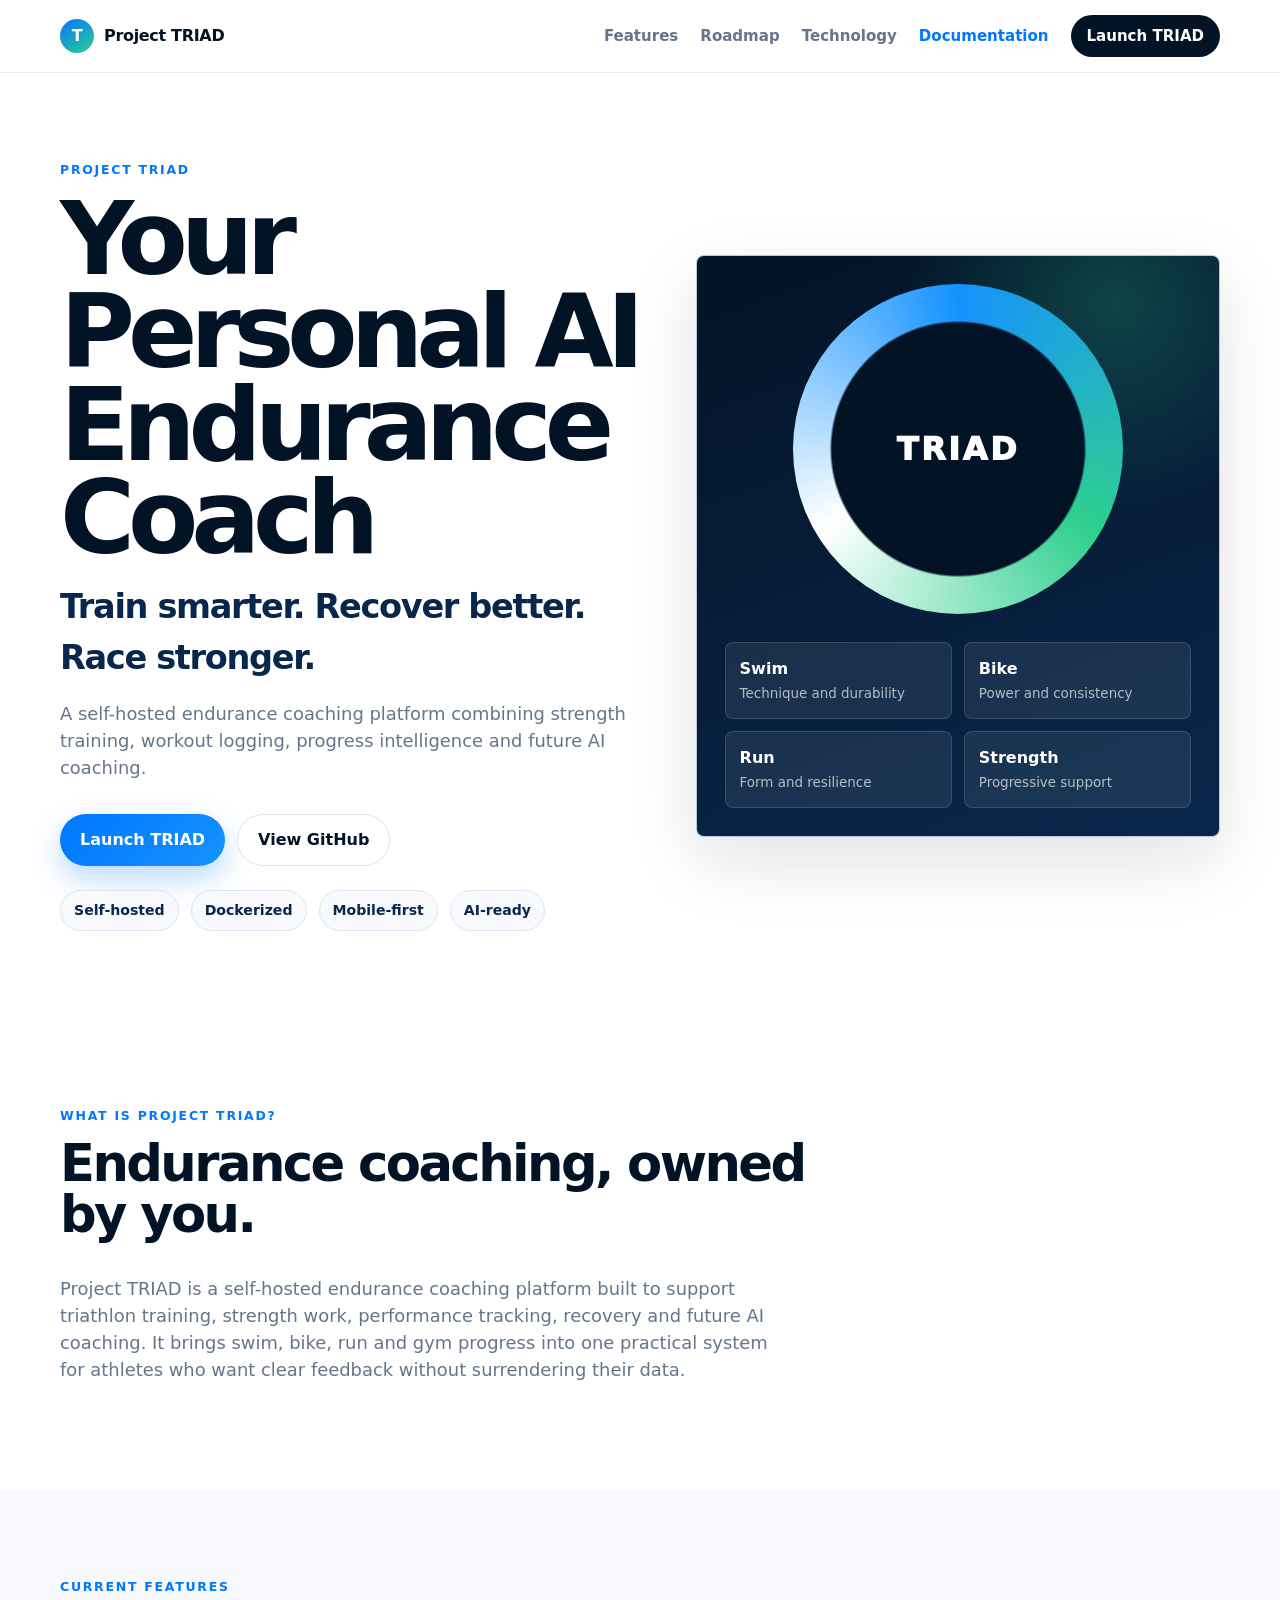
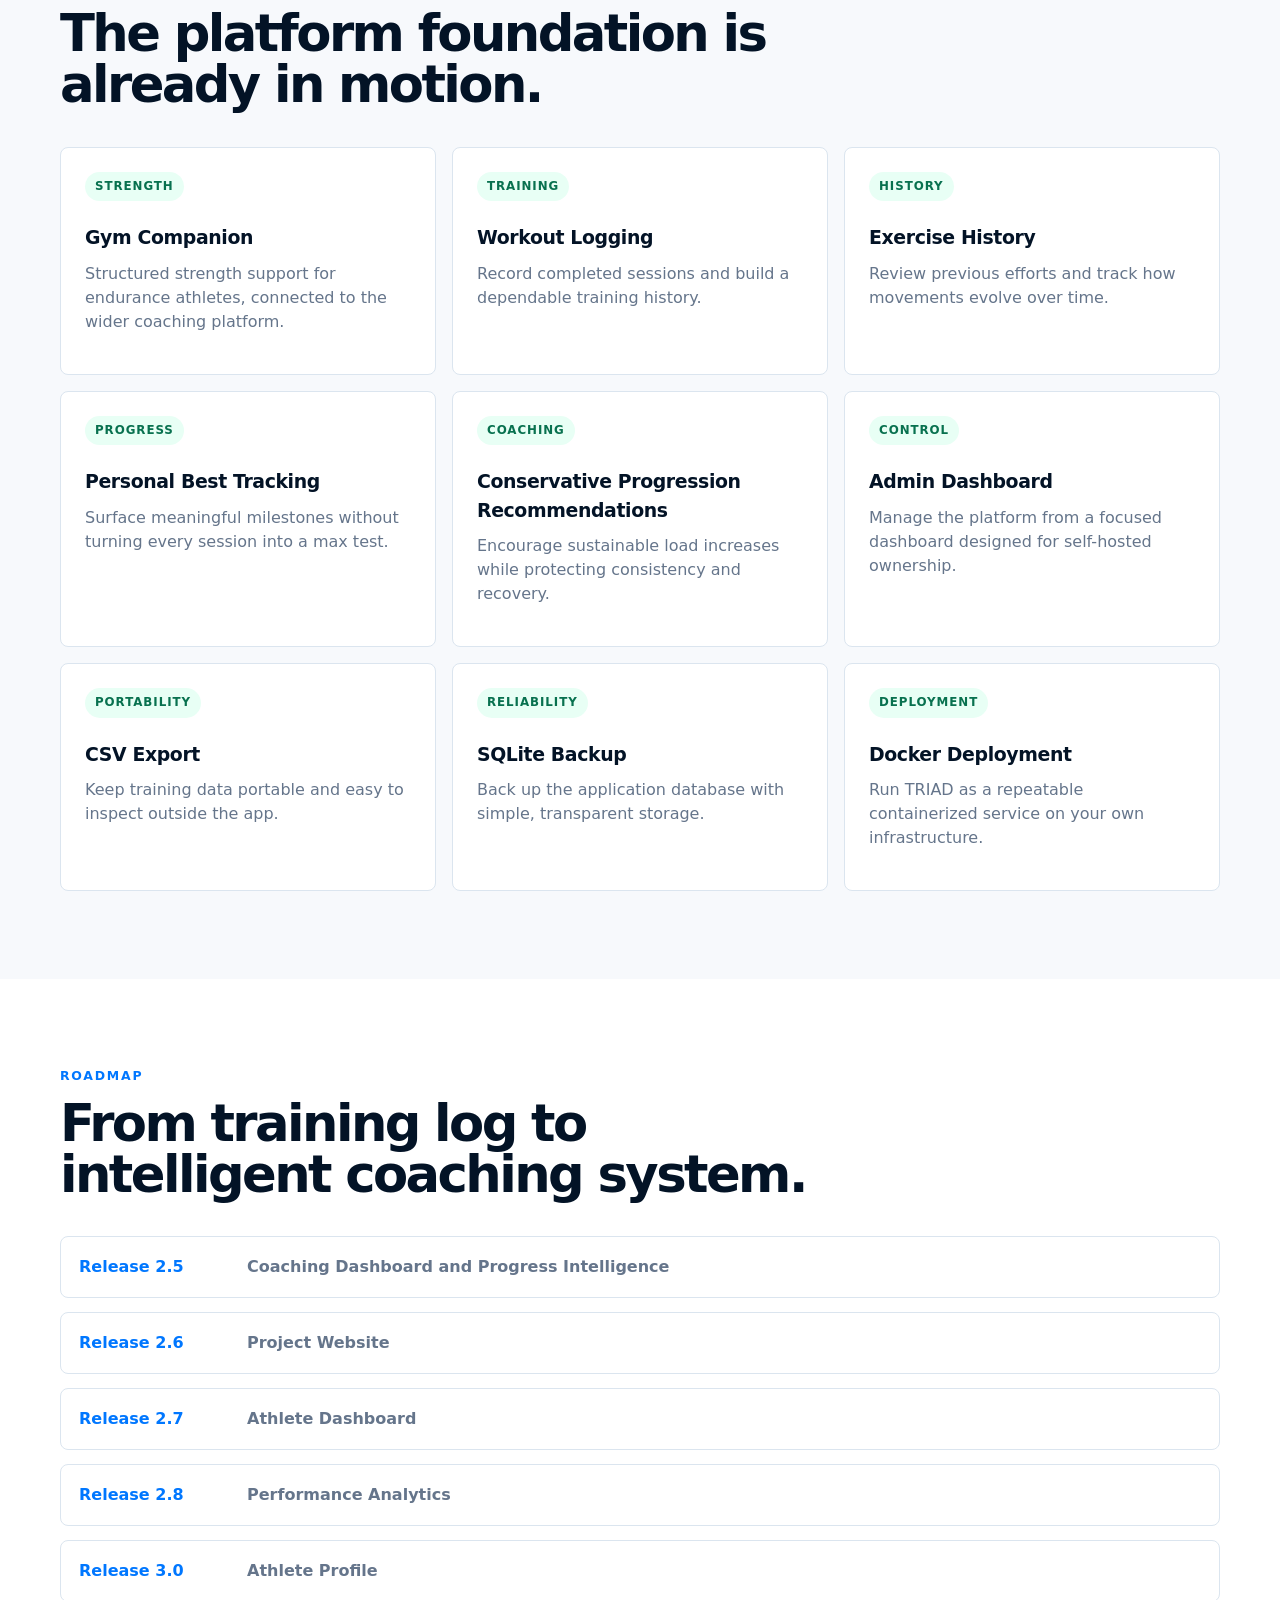
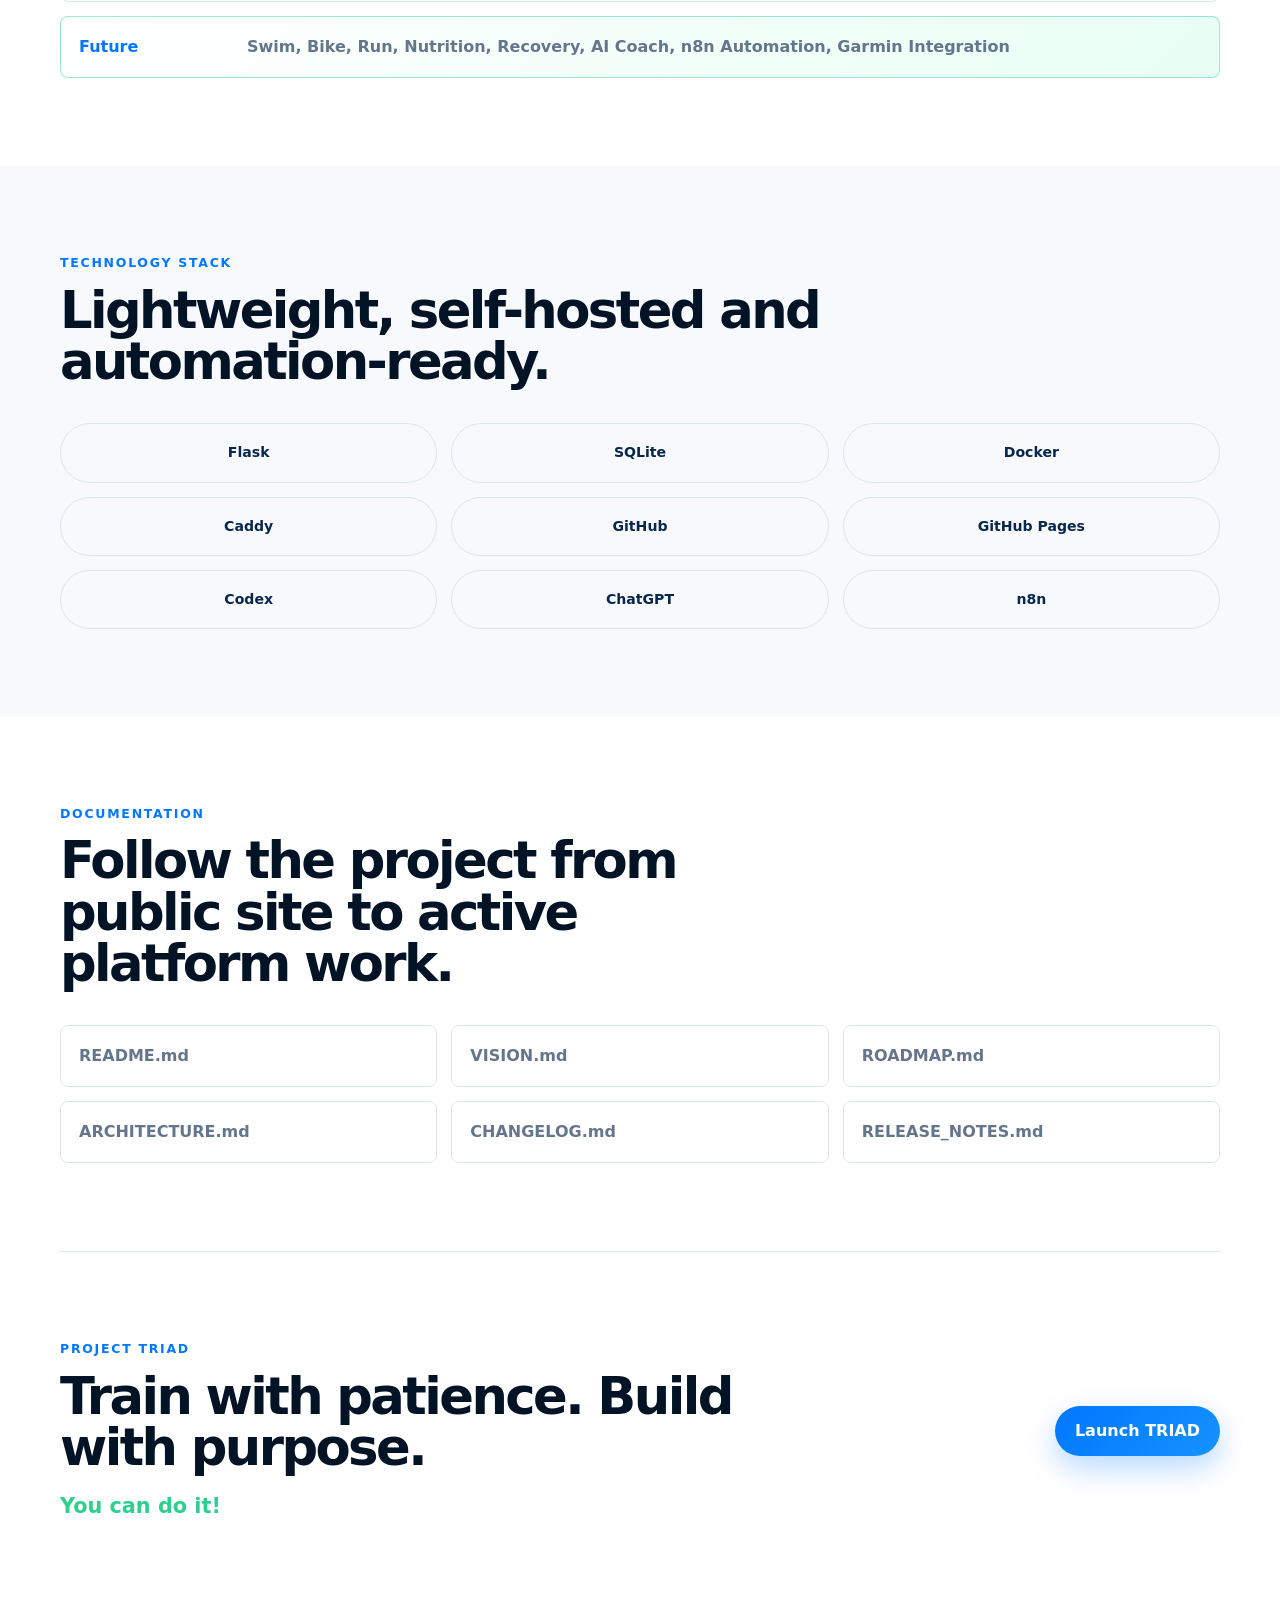
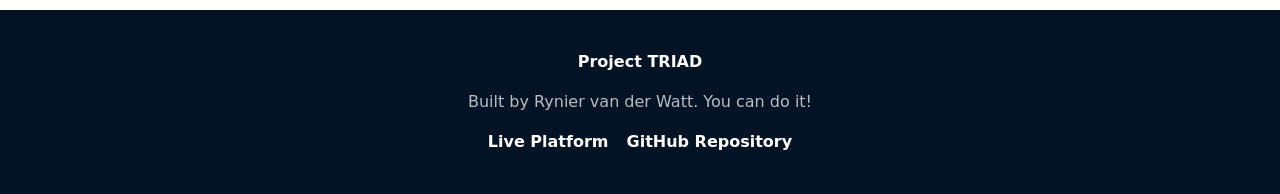
<file: docs/index.html>
<!doctype html>
<html lang="en">
  <head>
    <meta charset="utf-8">
    <meta name="viewport" content="width=device-width, initial-scale=1">
    <meta
      name="description"
      content="Project TRIAD is a self-hosted endurance coaching platform for strength training, workout logging, progress intelligence and future AI coaching."
    >
    <title>Project TRIAD | Your Personal AI Endurance Coach</title>
    <link rel="stylesheet" href="style.css">
  </head>
  <body>
    <header class="site-header">
      <nav class="nav-shell" aria-label="Main navigation">
        <a class="brand" href="#top" aria-label="Project TRIAD home">
          <span class="brand-mark">T</span>
          <span>Project TRIAD</span>
        </a>
        <button class="nav-toggle" type="button" aria-expanded="false" aria-controls="nav-links">
          <span class="sr-only">Toggle navigation</span>
          <span></span>
          <span></span>
          <span></span>
        </button>
        <div class="nav-links" id="nav-links">
          <a href="#features">Features</a>
          <a href="#roadmap">Roadmap</a>
          <a href="#technology">Technology</a>
          <a href="#documentation">Documentation</a>
          <a class="nav-cta" href="https://triad.bitflow92.co.za">Launch TRIAD</a>
        </div>
      </nav>
    </header>

    <main id="top">
      <section class="hero section-pad">
        <div class="hero-content">
          <p class="eyebrow">Project TRIAD</p>
          <h1>Your Personal AI Endurance Coach</h1>
          <p class="hero-tagline">Train smarter. Recover better. Race stronger.</p>
          <p class="hero-copy">
            A self-hosted endurance coaching platform combining strength training,
            workout logging, progress intelligence and future AI coaching.
          </p>
          <div class="hero-actions" aria-label="Primary actions">
            <a class="button button-primary" href="https://triad.bitflow92.co.za">Launch TRIAD</a>
            <a class="button button-secondary" href="https://github.com/Bitflow92/Project-TRIAD">View GitHub</a>
          </div>
          <div class="badge-row" aria-label="Platform highlights">
            <span>Self-hosted</span>
            <span>Dockerized</span>
            <span>Mobile-first</span>
            <span>AI-ready</span>
          </div>
        </div>
        <div class="hero-visual" aria-label="TRIAD training focus areas">
          <div class="orbit-card">
            <div class="score-ring">
              <span>TRIAD</span>
            </div>
            <div class="metric-grid">
              <div>
                <strong>Swim</strong>
                <span>Technique and durability</span>
              </div>
              <div>
                <strong>Bike</strong>
                <span>Power and consistency</span>
              </div>
              <div>
                <strong>Run</strong>
                <span>Form and resilience</span>
              </div>
              <div>
                <strong>Strength</strong>
                <span>Progressive support</span>
              </div>
            </div>
          </div>
        </div>
      </section>

      <section class="intro section-pad" aria-labelledby="what-is-triad">
        <div class="section-heading">
          <p class="eyebrow">What is Project TRIAD?</p>
          <h2 id="what-is-triad">Endurance coaching, owned by you.</h2>
        </div>
        <p class="intro-copy">
          Project TRIAD is a self-hosted endurance coaching platform built to support
          triathlon training, strength work, performance tracking, recovery and future
          AI coaching. It brings swim, bike, run and gym progress into one practical
          system for athletes who want clear feedback without surrendering their data.
        </p>
      </section>

      <section class="section-pad surface" id="features" aria-labelledby="features-title">
        <div class="section-heading">
          <p class="eyebrow">Current Features</p>
          <h2 id="features-title">The platform foundation is already in motion.</h2>
        </div>
        <div class="card-grid">
          <article class="feature-card">
            <span class="card-kicker">Strength</span>
            <h3>Gym Companion</h3>
            <p>Structured strength support for endurance athletes, connected to the wider coaching platform.</p>
          </article>
          <article class="feature-card">
            <span class="card-kicker">Training</span>
            <h3>Workout Logging</h3>
            <p>Record completed sessions and build a dependable training history.</p>
          </article>
          <article class="feature-card">
            <span class="card-kicker">History</span>
            <h3>Exercise History</h3>
            <p>Review previous efforts and track how movements evolve over time.</p>
          </article>
          <article class="feature-card">
            <span class="card-kicker">Progress</span>
            <h3>Personal Best Tracking</h3>
            <p>Surface meaningful milestones without turning every session into a max test.</p>
          </article>
          <article class="feature-card">
            <span class="card-kicker">Coaching</span>
            <h3>Conservative Progression Recommendations</h3>
            <p>Encourage sustainable load increases while protecting consistency and recovery.</p>
          </article>
          <article class="feature-card">
            <span class="card-kicker">Control</span>
            <h3>Admin Dashboard</h3>
            <p>Manage the platform from a focused dashboard designed for self-hosted ownership.</p>
          </article>
          <article class="feature-card">
            <span class="card-kicker">Portability</span>
            <h3>CSV Export</h3>
            <p>Keep training data portable and easy to inspect outside the app.</p>
          </article>
          <article class="feature-card">
            <span class="card-kicker">Reliability</span>
            <h3>SQLite Backup</h3>
            <p>Back up the application database with simple, transparent storage.</p>
          </article>
          <article class="feature-card">
            <span class="card-kicker">Deployment</span>
            <h3>Docker Deployment</h3>
            <p>Run TRIAD as a repeatable containerized service on your own infrastructure.</p>
          </article>
        </div>
      </section>

      <section class="section-pad" id="roadmap" aria-labelledby="roadmap-title">
        <div class="section-heading">
          <p class="eyebrow">Roadmap</p>
          <h2 id="roadmap-title">From training log to intelligent coaching system.</h2>
        </div>
        <div class="timeline">
          <div class="timeline-item">
            <span>Release 2.5</span>
            <strong>Coaching Dashboard and Progress Intelligence</strong>
          </div>
          <div class="timeline-item">
            <span>Release 2.6</span>
            <strong>Project Website</strong>
          </div>
          <div class="timeline-item">
            <span>Release 2.7</span>
            <strong>Athlete Dashboard</strong>
          </div>
          <div class="timeline-item">
            <span>Release 2.8</span>
            <strong>Performance Analytics</strong>
          </div>
          <div class="timeline-item">
            <span>Release 3.0</span>
            <strong>Athlete Profile</strong>
          </div>
          <div class="timeline-item future">
            <span>Future</span>
            <strong>Swim, Bike, Run, Nutrition, Recovery, AI Coach, n8n Automation, Garmin Integration</strong>
          </div>
        </div>
      </section>

      <section class="section-pad surface" id="technology" aria-labelledby="technology-title">
        <div class="section-heading">
          <p class="eyebrow">Technology Stack</p>
          <h2 id="technology-title">Lightweight, self-hosted and automation-ready.</h2>
        </div>
        <div class="tech-grid" aria-label="Project TRIAD technology stack">
          <span>Flask</span>
          <span>SQLite</span>
          <span>Docker</span>
          <span>Caddy</span>
          <span>GitHub</span>
          <span>GitHub Pages</span>
          <span>Codex</span>
          <span>ChatGPT</span>
          <span>n8n</span>
        </div>
      </section>

      <section class="section-pad documentation" id="documentation" aria-labelledby="documentation-title">
        <div class="section-heading">
          <p class="eyebrow">Documentation</p>
          <h2 id="documentation-title">Follow the project from public site to active platform work.</h2>
        </div>
        <div class="doc-grid">
          <a href="https://github.com/Bitflow92/Project-TRIAD/blob/main/README.md">README.md</a>
          <a href="https://github.com/Bitflow92/Project-TRIAD/blob/develop/VISION.md">VISION.md</a>
          <a href="https://github.com/Bitflow92/Project-TRIAD/blob/develop/ROADMAP.md">ROADMAP.md</a>
          <a href="https://github.com/Bitflow92/Project-TRIAD/blob/develop/ARCHITECTURE.md">ARCHITECTURE.md</a>
          <a href="https://github.com/Bitflow92/Project-TRIAD/blob/develop/CHANGELOG.md">CHANGELOG.md</a>
          <a href="https://github.com/Bitflow92/Project-TRIAD/blob/develop/RELEASE_NOTES.md">RELEASE_NOTES.md</a>
        </div>
      </section>

      <section class="closing section-pad" aria-labelledby="closing-title">
        <div>
          <p class="eyebrow">Project TRIAD</p>
          <h2 id="closing-title">Train with patience. Build with purpose.</h2>
          <p>You can do it!</p>
        </div>
        <a class="button button-primary" href="https://triad.bitflow92.co.za">Launch TRIAD</a>
      </section>
    </main>

    <footer class="site-footer">
      <p><strong>Project TRIAD</strong></p>
      <p>Built by Rynier van der Watt. You can do it!</p>
      <div class="footer-links">
        <a href="https://triad.bitflow92.co.za">Live Platform</a>
        <a href="https://github.com/Bitflow92/Project-TRIAD">GitHub Repository</a>
      </div>
    </footer>

    <script src="script.js"></script>
  </body>
</html>
</file>
<file: docs/style.css>
:root {
  --navy-950: #031326;
  --navy-900: #061a33;
  --navy-800: #09274c;
  --blue-600: #0077ff;
  --blue-500: #1592ff;
  --blue-100: #e8f4ff;
  --green-500: #2ecf8f;
  --green-100: #e8fff5;
  --grey-50: #f7f9fc;
  --grey-100: #edf2f7;
  --grey-200: #dbe5ef;
  --text: #102033;
  --muted: #65758b;
  --white: #ffffff;
  --shadow: 0 24px 70px rgba(3, 19, 38, 0.12);
  --radius: 8px;
}

* {
  box-sizing: border-box;
}

html {
  scroll-behavior: smooth;
}

body {
  margin: 0;
  color: var(--text);
  background: var(--white);
  font-family: Inter, ui-sans-serif, system-ui, -apple-system, BlinkMacSystemFont, "Segoe UI", sans-serif;
  line-height: 1.5;
}

a {
  color: inherit;
}

.sr-only {
  position: absolute;
  width: 1px;
  height: 1px;
  padding: 0;
  overflow: hidden;
  clip: rect(0, 0, 0, 0);
  white-space: nowrap;
  border: 0;
}

.site-header {
  position: sticky;
  top: 0;
  z-index: 20;
  border-bottom: 1px solid rgba(219, 229, 239, 0.72);
  background: rgba(255, 255, 255, 0.88);
  backdrop-filter: blur(18px);
}

.nav-shell {
  width: min(1160px, calc(100% - 32px));
  min-height: 72px;
  margin: 0 auto;
  display: flex;
  align-items: center;
  justify-content: space-between;
  gap: 24px;
}

.brand {
  display: inline-flex;
  align-items: center;
  gap: 10px;
  color: var(--navy-950);
  text-decoration: none;
  font-weight: 800;
  letter-spacing: -0.02em;
}

.brand-mark {
  display: grid;
  width: 34px;
  height: 34px;
  place-items: center;
  border-radius: 50%;
  color: var(--white);
  background: linear-gradient(145deg, var(--blue-600), var(--green-500));
  font-weight: 900;
}

.nav-links {
  display: flex;
  align-items: center;
  gap: 22px;
  color: var(--muted);
  font-size: 0.94rem;
  font-weight: 700;
}

.nav-links a {
  text-decoration: none;
}

.nav-links a:hover,
.nav-links a.is-active {
  color: var(--blue-600);
}

.nav-cta {
  padding: 10px 16px;
  border-radius: 999px;
  color: var(--white) !important;
  background: var(--navy-950);
}

.nav-toggle {
  display: none;
  width: 42px;
  height: 42px;
  border: 1px solid var(--grey-200);
  border-radius: 50%;
  background: var(--white);
  padding: 10px;
}

.nav-toggle span:not(.sr-only) {
  display: block;
  height: 2px;
  margin: 4px 0;
  background: var(--navy-950);
}

.section-pad {
  width: min(1160px, calc(100% - 32px));
  margin: 0 auto;
  padding: 88px 0;
}

.hero {
  display: grid;
  min-height: calc(100vh - 72px);
  grid-template-columns: minmax(0, 1.05fr) minmax(320px, 0.95fr);
  align-items: center;
  gap: 56px;
}

.hero-content {
  max-width: 680px;
}

.eyebrow {
  margin: 0 0 12px;
  color: var(--blue-600);
  font-size: 0.78rem;
  font-weight: 900;
  letter-spacing: 0.14em;
  text-transform: uppercase;
}

h1,
h2,
h3,
p {
  margin-top: 0;
}

h1 {
  margin-bottom: 18px;
  color: var(--navy-950);
  font-size: clamp(3.2rem, 8vw, 6.9rem);
  line-height: 0.91;
  letter-spacing: -0.07em;
}

h2 {
  max-width: 760px;
  margin-bottom: 18px;
  color: var(--navy-950);
  font-size: clamp(2rem, 4vw, 4rem);
  line-height: 1;
  letter-spacing: -0.05em;
}

h3 {
  margin-bottom: 10px;
  color: var(--navy-950);
  font-size: 1.18rem;
  letter-spacing: -0.02em;
}

.hero-tagline {
  margin-bottom: 18px;
  color: var(--navy-800);
  font-size: clamp(1.35rem, 3vw, 2.1rem);
  font-weight: 800;
  letter-spacing: -0.04em;
}

.hero-copy,
.intro-copy {
  max-width: 720px;
  color: var(--muted);
  font-size: 1.12rem;
}

.hero-actions,
.badge-row {
  display: flex;
  flex-wrap: wrap;
  gap: 12px;
}

.hero-actions {
  margin: 32px 0 24px;
}

.button {
  display: inline-flex;
  min-height: 48px;
  align-items: center;
  justify-content: center;
  border-radius: 999px;
  padding: 13px 20px;
  text-decoration: none;
  font-weight: 850;
}

.button-primary {
  color: var(--white);
  background: linear-gradient(135deg, var(--blue-600), var(--blue-500));
  box-shadow: 0 12px 30px rgba(0, 119, 255, 0.28);
}

.button-secondary {
  border: 1px solid var(--grey-200);
  color: var(--navy-950);
  background: var(--white);
}

.badge-row span,
.tech-grid span {
  border: 1px solid var(--grey-200);
  border-radius: 999px;
  background: var(--grey-50);
  color: var(--navy-800);
  font-size: 0.88rem;
  font-weight: 800;
}

.badge-row span {
  padding: 9px 13px;
}

.hero-visual {
  position: relative;
}

.orbit-card {
  position: relative;
  overflow: hidden;
  border: 1px solid rgba(219, 229, 239, 0.85);
  border-radius: var(--radius);
  padding: 28px;
  background:
    radial-gradient(circle at 80% 8%, rgba(46, 207, 143, 0.24), transparent 31%),
    linear-gradient(160deg, var(--navy-950), var(--navy-800));
  box-shadow: var(--shadow);
}

.score-ring {
  display: grid;
  width: min(72vw, 330px);
  aspect-ratio: 1;
  place-items: center;
  margin: 0 auto 28px;
  border-radius: 50%;
  background:
    radial-gradient(circle, var(--navy-950) 0 54%, transparent 55%),
    conic-gradient(var(--blue-500), var(--green-500), #ffffff, var(--blue-500));
}

.score-ring span {
  color: var(--white);
  font-size: 2rem;
  font-weight: 950;
  letter-spacing: 0.08em;
}

.metric-grid {
  display: grid;
  grid-template-columns: repeat(2, 1fr);
  gap: 12px;
}

.metric-grid div {
  border: 1px solid rgba(255, 255, 255, 0.14);
  border-radius: var(--radius);
  padding: 14px;
  background: rgba(255, 255, 255, 0.08);
}

.metric-grid strong,
.metric-grid span {
  display: block;
}

.metric-grid strong {
  color: var(--white);
}

.metric-grid span {
  margin-top: 3px;
  color: rgba(255, 255, 255, 0.68);
  font-size: 0.84rem;
}

.surface {
  width: 100%;
  max-width: none;
  padding-right: max(16px, calc((100% - 1160px) / 2));
  padding-left: max(16px, calc((100% - 1160px) / 2));
  background: var(--grey-50);
}

.section-heading {
  margin-bottom: 36px;
}

.card-grid {
  display: grid;
  grid-template-columns: repeat(3, minmax(0, 1fr));
  gap: 16px;
}

.feature-card {
  min-height: 210px;
  border: 1px solid var(--grey-200);
  border-radius: var(--radius);
  padding: 24px;
  background: var(--white);
}

.feature-card p,
.timeline-item strong,
.documentation a {
  color: var(--muted);
}

.card-kicker {
  display: inline-flex;
  margin-bottom: 22px;
  border-radius: 999px;
  padding: 6px 10px;
  color: #08714f;
  background: var(--green-100);
  font-size: 0.74rem;
  font-weight: 900;
  letter-spacing: 0.08em;
  text-transform: uppercase;
}

.timeline {
  position: relative;
  display: grid;
  gap: 14px;
}

.timeline-item {
  display: grid;
  grid-template-columns: 150px minmax(0, 1fr);
  gap: 18px;
  align-items: start;
  border: 1px solid var(--grey-200);
  border-radius: var(--radius);
  padding: 18px;
  background: var(--white);
}

.timeline-item span {
  color: var(--blue-600);
  font-weight: 900;
}

.timeline-item strong {
  font-weight: 800;
}

.timeline-item.future {
  border-color: rgba(46, 207, 143, 0.46);
  background: linear-gradient(135deg, var(--white), var(--green-100));
}

.tech-grid,
.doc-grid {
  display: grid;
  grid-template-columns: repeat(3, minmax(0, 1fr));
  gap: 14px;
}

.tech-grid span {
  padding: 18px;
  text-align: center;
}

.documentation {
  text-align: left;
}

.doc-grid a {
  border: 1px solid var(--grey-200);
  border-radius: var(--radius);
  padding: 18px;
  background: var(--white);
  text-decoration: none;
  font-weight: 850;
}

.doc-grid a:hover {
  border-color: var(--blue-500);
  color: var(--blue-600);
}

.closing {
  display: flex;
  align-items: center;
  justify-content: space-between;
  gap: 24px;
  border-top: 1px solid var(--grey-200);
}

.closing p:last-child {
  margin-bottom: 0;
  color: var(--green-500);
  font-size: 1.3rem;
  font-weight: 900;
}

.site-footer {
  padding: 40px 16px;
  color: rgba(255, 255, 255, 0.72);
  background: var(--navy-950);
  text-align: center;
}

.site-footer strong {
  color: var(--white);
}

.footer-links {
  display: flex;
  justify-content: center;
  flex-wrap: wrap;
  gap: 18px;
  margin-top: 16px;
}

.footer-links a {
  color: var(--white);
  font-weight: 800;
  text-decoration: none;
}

@media (max-width: 860px) {
  .nav-toggle {
    display: block;
  }

  .nav-links {
    position: absolute;
    top: 72px;
    right: 16px;
    left: 16px;
    display: none;
    flex-direction: column;
    align-items: stretch;
    gap: 0;
    border: 1px solid var(--grey-200);
    border-radius: var(--radius);
    padding: 10px;
    background: var(--white);
    box-shadow: var(--shadow);
  }

  .nav-links.is-open {
    display: flex;
  }

  .nav-links a {
    padding: 13px 12px;
  }

  .nav-cta {
    margin-top: 6px;
    text-align: center;
  }

  .hero {
    min-height: auto;
    grid-template-columns: 1fr;
    padding-top: 56px;
    gap: 40px;
  }

  .card-grid,
  .tech-grid,
  .doc-grid {
    grid-template-columns: repeat(2, minmax(0, 1fr));
  }
}

@media (max-width: 620px) {
  .section-pad {
    padding: 64px 0;
  }

  .surface {
    padding: 64px 16px;
  }

  .hero {
    width: min(100% - 32px, 1160px);
  }

  h1 {
    font-size: 3.4rem;
  }

  .hero-actions .button {
    width: 100%;
  }

  .metric-grid,
  .card-grid,
  .tech-grid,
  .doc-grid {
    grid-template-columns: 1fr;
  }

  .timeline-item {
    grid-template-columns: 1fr;
    gap: 6px;
  }

  .closing {
    align-items: flex-start;
    flex-direction: column;
  }
}
</file>
